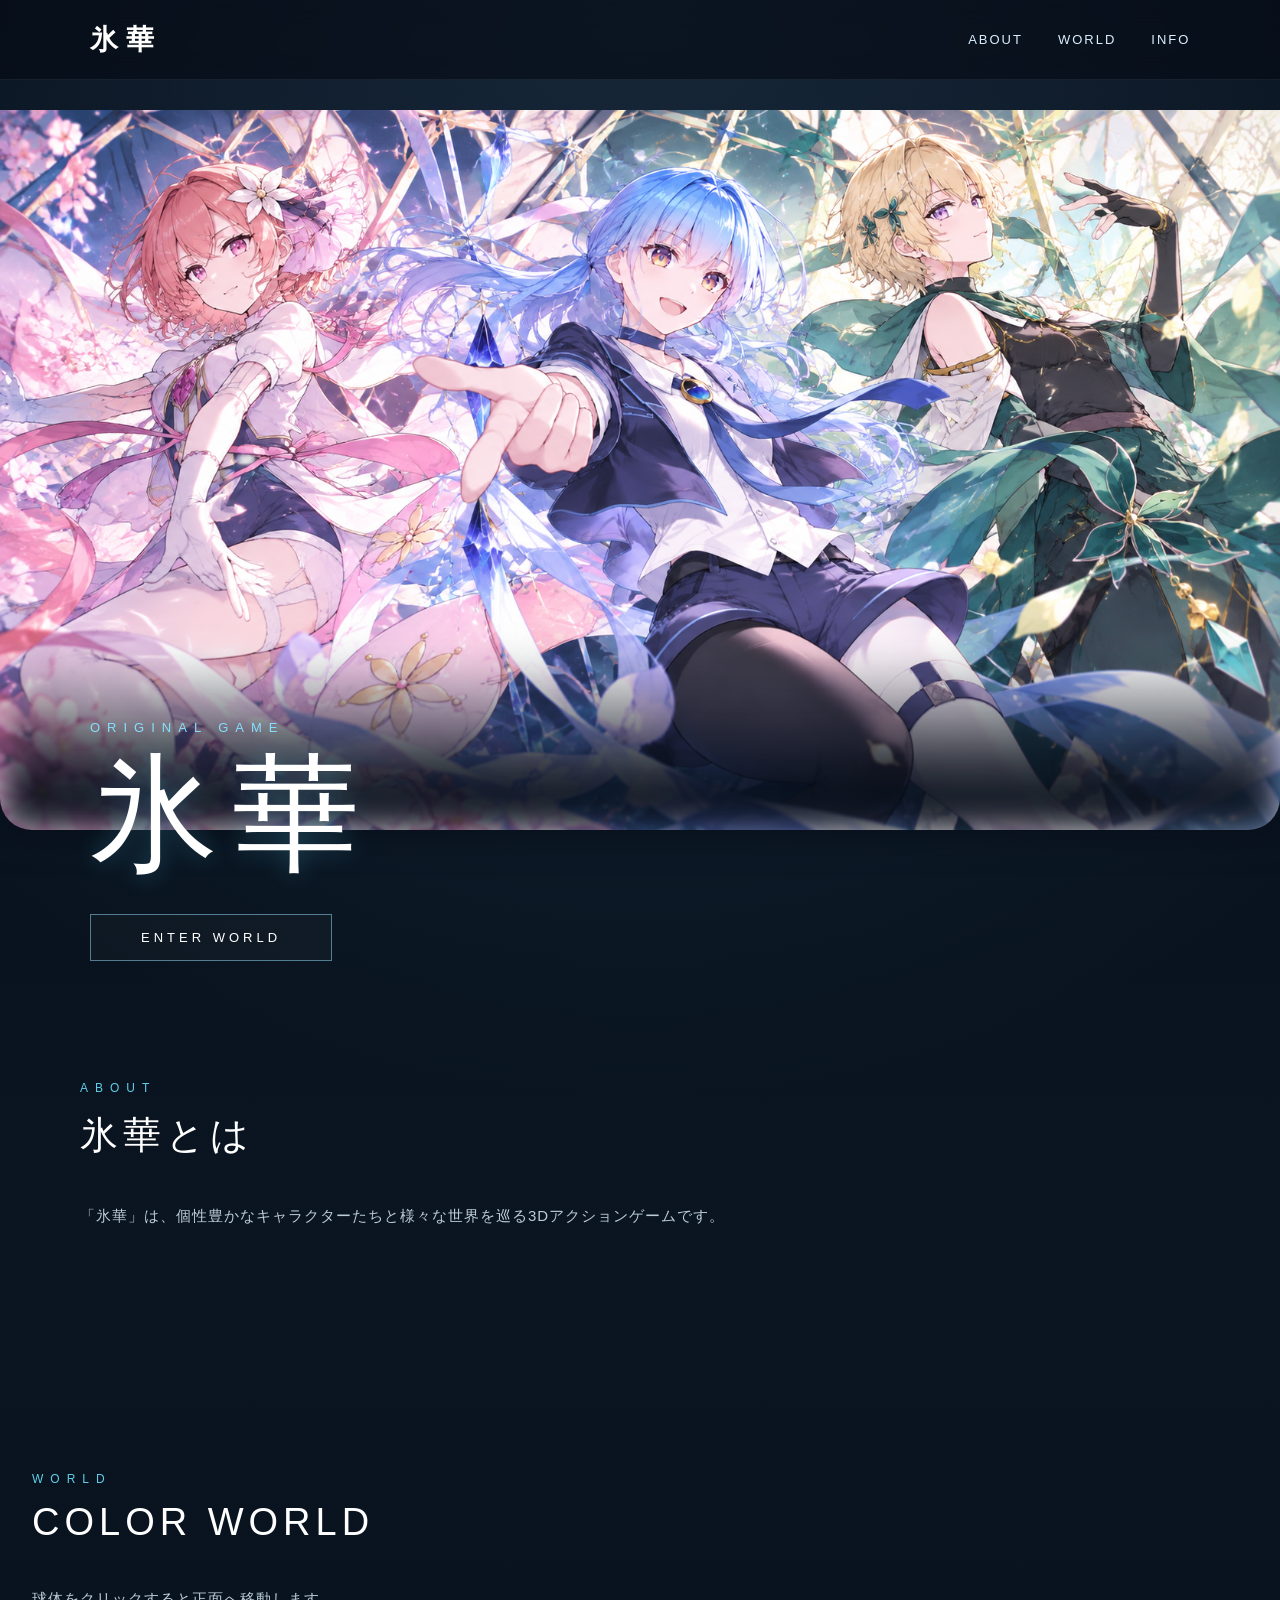
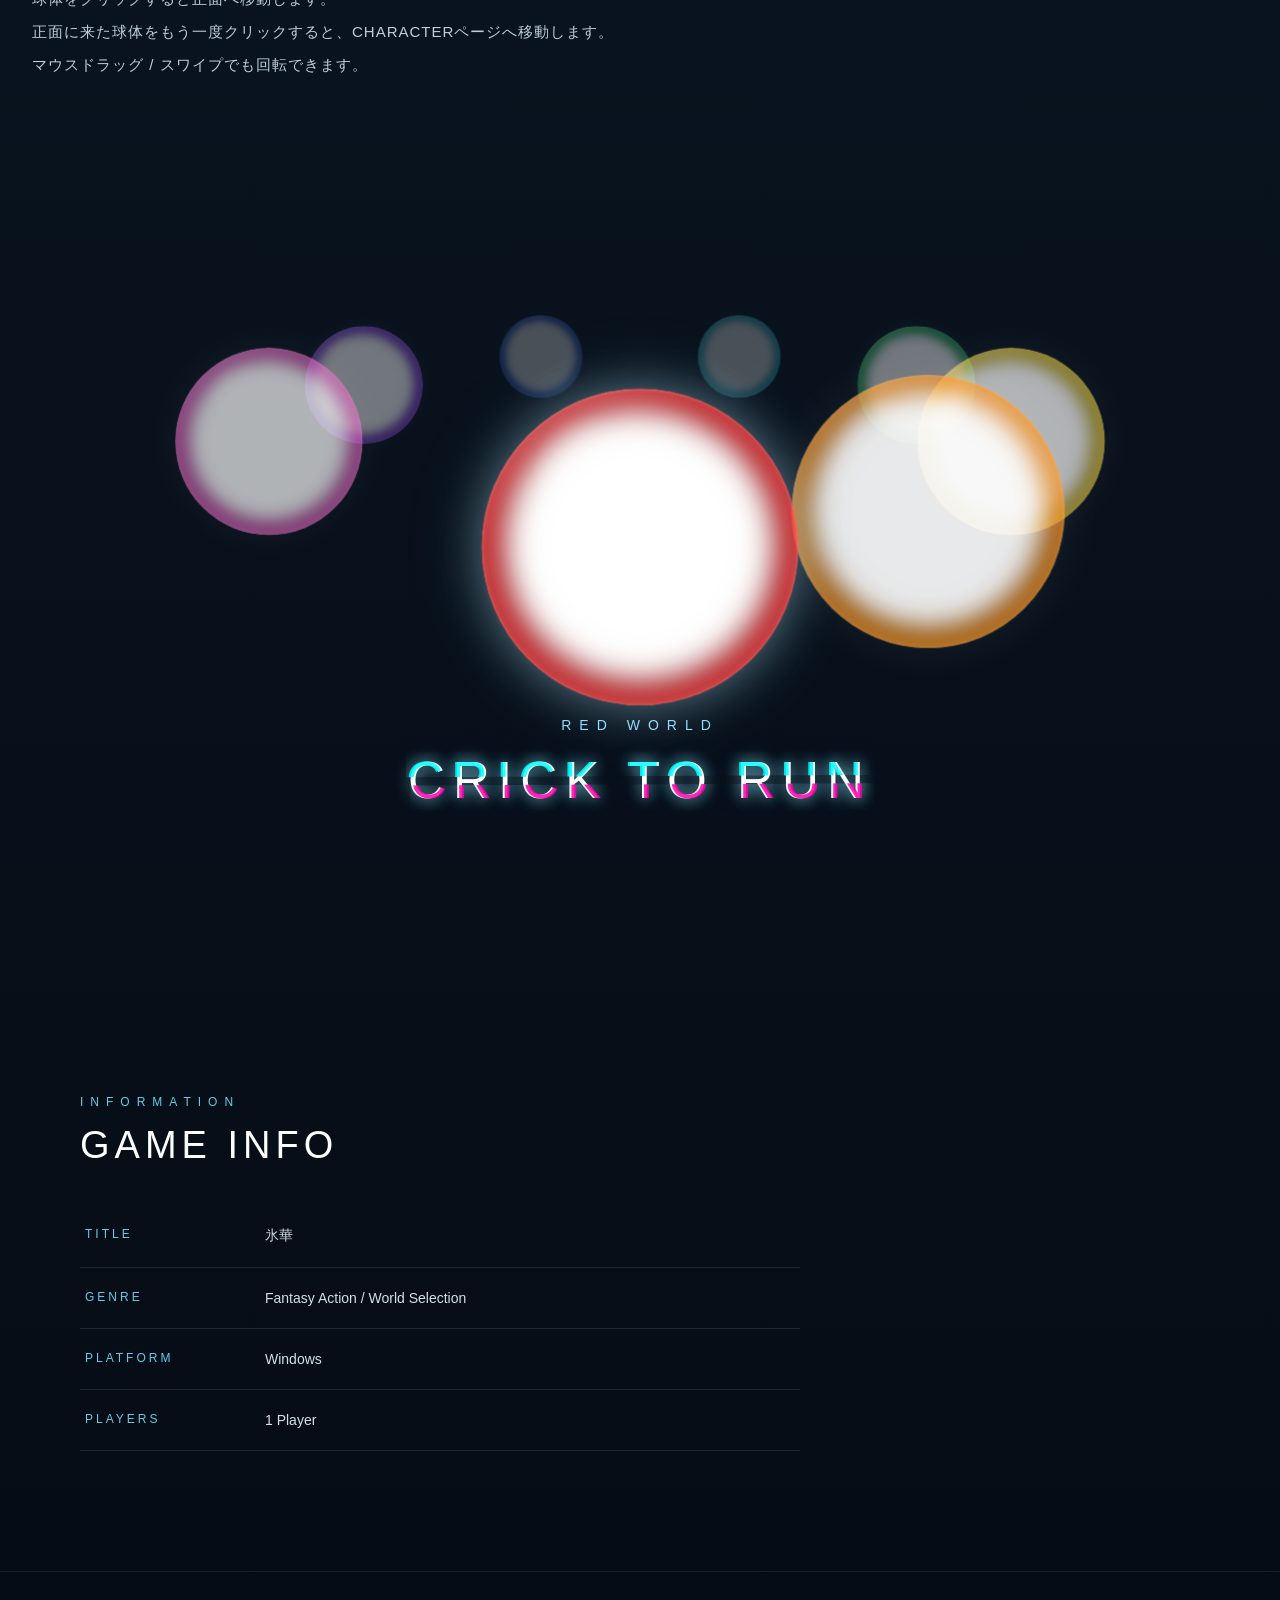
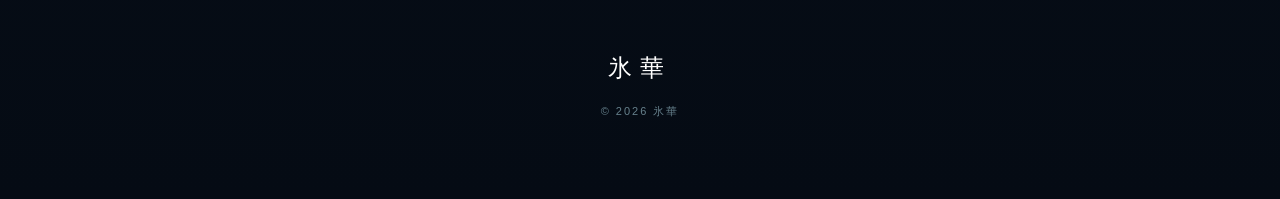
<file: index.html>
<!DOCTYPE html>
<html lang="ja">
<head>
    <meta charset="UTF-8">
    <meta name="viewport" content="width=device-width, initial-scale=1.0">
    <title>氷華 | Official Website</title>
    <link rel="stylesheet" href="style.css">
</head>
<body>

    <header class="header">
        <div class="logo">氷華</div>

        <nav class="nav">
            <a href="#about">ABOUT</a>
            <a href="#world">WORLD</a>
            <a href="#information">INFO</a>
        </nav>
    </header>

    <main>

        <section class="top-visual">
            <div class="top-visual-inner">
                <img
                    src="assets/hero_cast.png"
                    alt="氷華 キャラクタービジュアル"
                    class="top-visual-image"
                >
            </div>

            <div class="top-visual-copy">
                <p class="hero-subtitle">ORIGINAL GAME</p>
                <h1>氷華</h1>
                <a class="main-button" href="#world">ENTER WORLD</a>
            </div>
        </section>

        <section id="about" class="section">
            <p class="section-subtitle">ABOUT</p>
            <h2>氷華とは</h2>

            <p class="section-text">
                「氷華」は、個性豊かなキャラクターたちと様々な世界を巡る3Dアクションゲームです。
            </p>
        </section>

        <section id="world" class="section world-section">
            <p class="section-subtitle">WORLD</p>
            <h2>COLOR WORLD</h2>

            <p class="section-text world-guide">
                球体をクリックすると正面へ移動します。<br>
                正面に来た球体をもう一度クリックすると、CHARACTERページへ移動します。<br>
                マウスドラッグ / スワイプでも回転できます。
            </p>

            <div class="world-stage">

                <div class="world-ring-wrap" id="worldRingWrap">
                    <div class="world-ring" id="worldRing">

                        <button class="world-item" data-index="0" data-world="red" data-color-name="RED" type="button">
                            <span class="world-color red"></span>
                        </button>

                        <button class="world-item" data-index="1" data-world="orange" data-color-name="ORANGE" type="button">
                            <span class="world-color orange"></span>
                        </button>

                        <button class="world-item" data-index="2" data-world="yellow" data-color-name="YELLOW" type="button">
                            <span class="world-color yellow"></span>
                        </button>

                        <button class="world-item" data-index="3" data-world="green" data-color-name="GREEN" type="button">
                            <span class="world-color green"></span>
                        </button>

                        <button class="world-item" data-index="4" data-world="water" data-color-name="WATER" type="button">
                            <span class="world-color water"></span>
                        </button>

                        <button class="world-item" data-index="5" data-world="blue" data-color-name="BLUE" type="button">
                            <span class="world-color blue"></span>
                        </button>

                        <button class="world-item" data-index="6" data-world="purple" data-color-name="PURPLE" type="button">
                            <span class="world-color purple"></span>
                        </button>

                        <button class="world-item" data-index="7" data-world="pink" data-color-name="PINK" type="button">
                            <span class="world-color pink"></span>
                        </button>

                        <button class="world-item" data-index="8" data-world="clear" data-color-name="CLEAR" type="button">
                            <span class="world-color clear"></span>
                        </button>

                    </div>
                </div>

                <div class="world-ui">
                    <p class="world-selected-label" id="worldSelectedLabel">RED WORLD</p>

                    <div class="glitch-wrap" id="glitchWrap">
                        <p class="glitch-text" data-text="Crick to Run">Crick to Run</p>
                    </div>
                </div>
            </div>
        </section>

        <section id="information" class="section">
            <p class="section-subtitle">INFORMATION</p>
            <h2>GAME INFO</h2>

            <div class="info-table">
                <div class="info-row">
                    <span>TITLE</span>
                    <p>氷華</p>
                </div>

                <div class="info-row">
                    <span>GENRE</span>
                    <p>Fantasy Action / World Selection</p>
                </div>

                <div class="info-row">
                    <span>PLATFORM</span>
                    <p>Windows</p>
                </div>

                <div class="info-row">
                    <span>PLAYERS</span>
                    <p>1 Player</p>
                </div>
            </div>
        </section>

    </main>

    <footer>
        <h2>氷華</h2>
        <p>© 2026 氷華</p>
    </footer>

    <script src="script.js"></script>
</body>
</html>
</file>
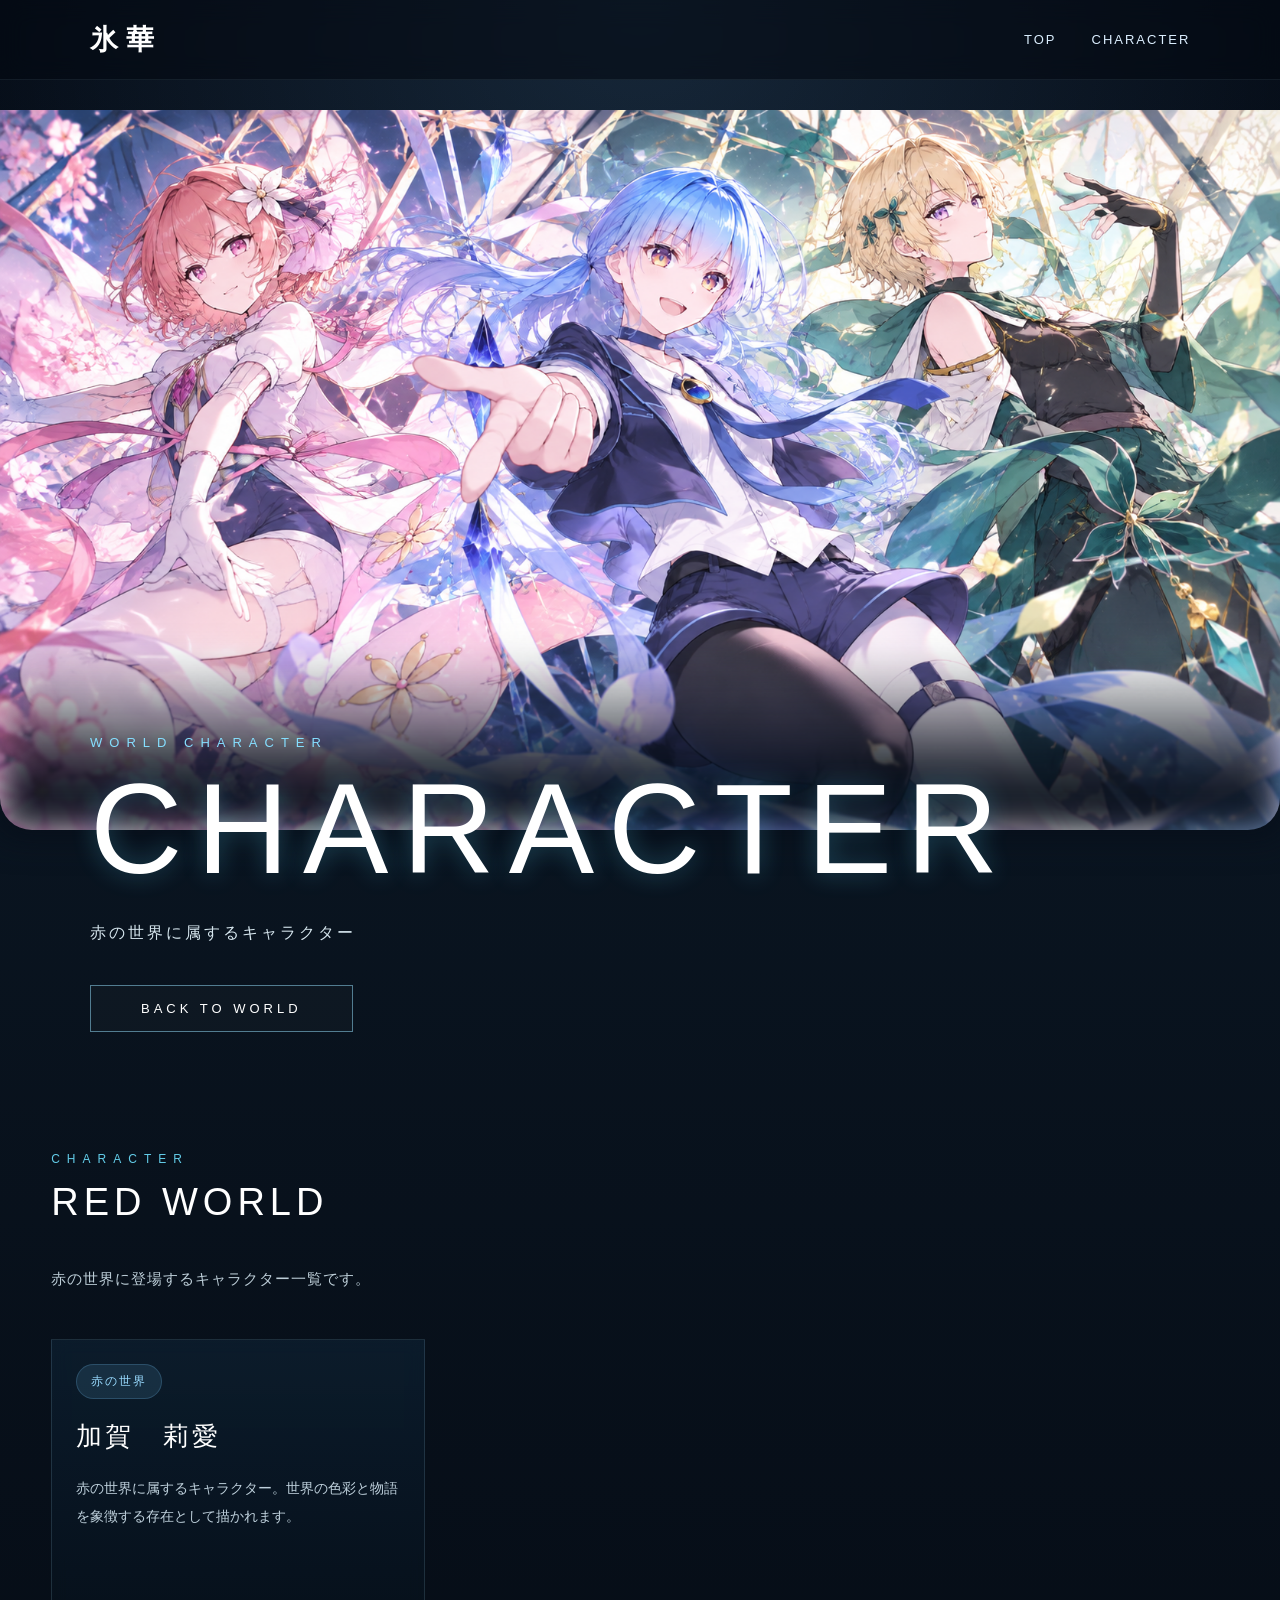
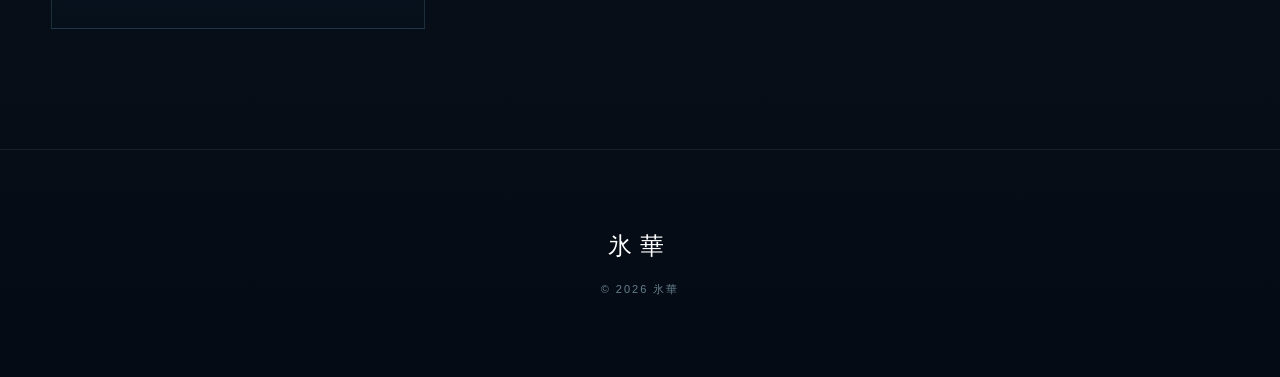
<file: character.html>
<!DOCTYPE html>
<html lang="ja">
<head>
    <meta charset="UTF-8">
    <meta name="viewport" content="width=device-width, initial-scale=1.0">
    <title>氷華 | Character</title>
    <link rel="stylesheet" href="style.css">
</head>
<body class="character-page">

    <header class="header">
        <div class="logo">氷華</div>

        <nav class="nav">
            <a href="index.html">TOP</a>
            <a href="#character">CHARACTER</a>
        </nav>
    </header>

    <main>

        <section class="top-visual sub-visual">
            <div class="top-visual-inner">
                <img
                    src="assets/hero_cast.png"
                    alt="氷華 キャラクタービジュアル"
                    class="top-visual-image"
                >
            </div>

            <div class="top-visual-copy">
                <p class="hero-subtitle">WORLD CHARACTER</p>
                <h1>CHARACTER</h1>
                <p class="hero-description" id="characterPageLead">
                    選択した世界のキャラクター
                </p>
                <a class="main-button" href="index.html#world">BACK TO WORLD</a>
            </div>
        </section>

        <section id="character" class="section">
            <p class="section-subtitle">CHARACTER</p>
            <h2 id="characterWorldTitle">RED WORLD</h2>

            <p class="section-text character-intro" id="characterIntro">
                この世界に属するキャラクターたち。
            </p>

            <div class="character-grid" id="characterList">
            </div>
        </section>

    </main>

    <footer>
        <h2>氷華</h2>
        <p>© 2026 氷華</p>
    </footer>

    <script src="script.js"></script>
</body>
</html>
</file>
<file: style.css>
* {
    margin: 0;
    padding: 0;
    box-sizing: border-box;
}

html {
    scroll-behavior: smooth;
}

body {
    font-family:
        "Yu Gothic",
        "YuGothic",
        "Hiragino Kaku Gothic ProN",
        sans-serif;

    color: #ffffff;

    background:
        radial-gradient(
            circle at top,
            rgba(120, 195, 255, 0.14) 0%,
            rgba(0, 0, 0, 0) 32%
        ),
        linear-gradient(
            180deg,
            #060d18 0%,
            #0a1521 36%,
            #050b14 100%
        );

    min-height: 100vh;
    overflow-x: hidden;
}

/* =========================================================
   Header
========================================================= */

.header {
    position: fixed;
    top: 0;
    left: 0;

    width: 100%;
    height: 80px;

    padding: 0 7%;

    display: flex;
    align-items: center;
    justify-content: space-between;

    background: rgba(4, 10, 18, 0.58);
    backdrop-filter: blur(12px);

    z-index: 1000;
    border-bottom: 1px solid rgba(180, 220, 255, 0.08);
}

.logo {
    font-size: 28px;
    font-weight: bold;
    letter-spacing: 8px;
}

.nav {
    display: flex;
    gap: 35px;
}

.nav a {
    color: #dcefff;
    text-decoration: none;
    font-size: 13px;
    letter-spacing: 2px;
    transition: color 0.3s ease;
}

.nav a:hover {
    color: #8fe7ff;
}

/* =========================================================
   Top Visual
========================================================= */

.top-visual {
    position: relative;
    min-height: 820px;
    padding-top: 110px;
    overflow: hidden;
}

.top-visual-inner {
    width: min(1500px, 100%);
    margin: 0 auto;
    position: relative;
}

.top-visual-image {
    display: block;
    width: 100%;
    height: auto;
    object-fit: cover;
    border-radius: 0 0 32px 32px;
}

.top-visual-inner::after {
    content: "";
    position: absolute;
    left: 0;
    right: 0;
    bottom: -2px;
    height: 180px;
    background:
        linear-gradient(
            180deg,
            rgba(6, 13, 24, 0) 0%,
            rgba(6, 13, 24, 0.5) 40%,
            rgba(6, 13, 24, 0.88) 68%,
            rgba(6, 13, 24, 1) 100%
        );
    filter: blur(18px);
    pointer-events: none;
}

.top-visual-copy {
    position: relative;
    z-index: 2;
    width: min(1100px, 90%);
    margin: -110px auto 0;
    text-align: left;
}

.sub-visual .top-visual-copy {
    margin-top: -95px;
}

.hero-subtitle {
    margin-bottom: 15px;
    color: #85dfff;
    font-size: 13px;
    letter-spacing: 7px;
}

.top-visual-copy h1 {
    font-size: clamp(62px, 10vw, 148px);
    font-weight: 300;
    letter-spacing: 14px;
    line-height: 1;
    text-shadow: 0 0 25px rgba(90, 220, 255, 0.3);
}

.hero-description {
    margin-top: 24px;
    color: #d7e7ef;
    font-size: 16px;
    letter-spacing: 3px;
    line-height: 2;
}

.main-button {
    display: inline-block;
    margin-top: 36px;
    padding: 15px 50px;
    border: 1px solid rgba(150, 225, 255, 0.5);
    color: #ffffff;
    text-decoration: none;
    font-size: 13px;
    letter-spacing: 4px;
    transition: 0.3s ease;
    background: rgba(255, 255, 255, 0.02);
}

.main-button:hover {
    color: #071421;
    background: #a7eaff;
    box-shadow: 0 0 30px rgba(100, 220, 255, 0.4);
}

/* =========================================================
   Section
========================================================= */

.section {
    width: min(1120px, 90%);
    margin: 0 auto;
    padding: 120px 0;
}

.section-subtitle {
    margin-bottom: 15px;
    color: #63cde9;
    font-size: 12px;
    letter-spacing: 7px;
}

.section h2 {
    margin-bottom: 38px;
    font-size: 38px;
    font-weight: 400;
    letter-spacing: 5px;
}

.section-text {
    max-width: 820px;
    color: #bdced8;
    font-size: 15px;
    line-height: 2.2;
    letter-spacing: 1px;
}

/* =========================================================
   World
========================================================= */

.world-section {
    width: min(1320px, 95%);
}

.world-guide {
    margin-bottom: 40px;
}

.world-stage {
    margin-top: 38px;
    padding: 24px 0 10px;
}

.world-ring-wrap {
    perspective: 1400px;
    perspective-origin: 50% 32%;
    height: 560px;
    position: relative;
    touch-action: none;
    user-select: none;
}

.world-ring {
    position: relative;
    width: 100%;
    height: 100%;
    transform-style: preserve-3d;
}

.world-item {
    position: absolute;
    left: 50%;
    top: 50%;

    width: 190px;
    height: 190px;

    margin-left: -95px;
    margin-top: -95px;

    border: none;
    background: transparent;
    cursor: pointer;

    transition:
        transform 0.75s ease,
        filter 0.35s ease,
        opacity 0.35s ease;
}

.world-item:hover {
    filter: brightness(1.12);
}

.world-item.is-active .world-color {
    box-shadow:
        0 0 28px rgba(180, 235, 255, 0.42),
        0 0 54px rgba(180, 235, 255, 0.12),
        inset 0 0 0 1px rgba(255, 255, 255, 0.12);
}

.world-color {
    display: block;
    width: 100%;
    height: 100%;
    border-radius: 50%;

    background-image: url("assets/world_orb.png");
    background-size: cover;
    background-position: center;

    box-shadow:
        0 0 45px rgba(255, 255, 255, 0.08),
        inset 0 0 0 1px rgba(255, 255, 255, 0.08);

    position: relative;
    overflow: hidden;
}

.world-color::before {
    content: "";
    position: absolute;
    inset: 0;
    border-radius: 50%;
    background:
        radial-gradient(
            circle at 34% 26%,
            rgba(255, 255, 255, 0.56) 0%,
            rgba(255, 255, 255, 0.12) 18%,
            rgba(255, 255, 255, 0) 40%
        );
    pointer-events: none;
}

.world-color::after {
    content: "";
    position: absolute;
    inset: 0;
    border-radius: 50%;
    mix-blend-mode: screen;
    opacity: 0.92;
}

.world-color.red::after {
    background: radial-gradient(circle, rgba(255,255,255,0.12) 0%, rgba(255,76,76,0.90) 74%);
}

.world-color.orange::after {
    background: radial-gradient(circle, rgba(255,255,255,0.12) 0%, rgba(255,155,45,0.88) 74%);
}

.world-color.yellow::after {
    background: radial-gradient(circle, rgba(255,255,255,0.14) 0%, rgba(255,224,75,0.92) 74%);
}

.world-color.green::after {
    background: radial-gradient(circle, rgba(255,255,255,0.12) 0%, rgba(67,212,118,0.88) 74%);
}

.world-color.water::after {
    background: radial-gradient(circle, rgba(255,255,255,0.13) 0%, rgba(72,239,255,0.90) 74%);
}

.world-color.blue::after {
    background: radial-gradient(circle, rgba(255,255,255,0.12) 0%, rgba(78,126,255,0.90) 74%);
}

.world-color.purple::after {
    background: radial-gradient(circle, rgba(255,255,255,0.12) 0%, rgba(167,86,255,0.90) 74%);
}

.world-color.pink::after {
    background: radial-gradient(circle, rgba(255,255,255,0.12) 0%, rgba(255,118,214,0.90) 74%);
}

.world-color.clear::after {
    background: radial-gradient(circle, rgba(255,255,255,0.25) 0%, rgba(255,255,255,0.24) 45%, rgba(255,255,255,0.06) 75%);
}

.world-color.clear {
    background-image: none;
    box-shadow: none;
    opacity: 0;
}

.world-color.clear::before,
.world-color.clear::after {
    display: none;
}

.world-ui {
    margin-top: 12px;
    text-align: center;
    min-height: 128px;
}

.world-selected-label {
    font-size: 14px;
    letter-spacing: 8px;
    color: #91dbff;
    margin-bottom: 18px;
}

.glitch-wrap {
    display: inline-block;
    position: relative;
    opacity: 0;
    transform: translateY(8px);
    pointer-events: none;
    transition:
        opacity 0.35s ease,
        transform 0.35s ease;
}

.glitch-wrap.show {
    opacity: 1;
    transform: translateY(0);
}

.glitch-text {
    position: relative;
    font-size: clamp(26px, 4vw, 54px);
    letter-spacing: 8px;
    text-transform: uppercase;
    color: #ffffff;
    text-shadow:
        0 0 15px rgba(140, 230, 255, 0.55),
        0 0 35px rgba(140, 230, 255, 0.18);
    animation: glitchSkew 1.6s infinite steps(2, end);
}

.glitch-text::before,
.glitch-text::after {
    content: attr(data-text);
    position: absolute;
    inset: 0;
    pointer-events: none;
}

.glitch-text::before {
    color: rgba(0, 255, 255, 0.85);
    transform: translate(-2px, 0);
    clip-path: polygon(0 0, 100% 0, 100% 40%, 0 44%);
    animation: glitchTop 1.1s infinite steps(2, end);
}

.glitch-text::after {
    color: rgba(255, 0, 170, 0.85);
    transform: translate(2px, 0);
    clip-path: polygon(0 58%, 100% 54%, 100% 100%, 0 100%);
    animation: glitchBottom 0.95s infinite steps(2, end);
}

/* =========================================================
   Info
========================================================= */

.info-table {
    max-width: 720px;
}

.info-row {
    display: grid;
    grid-template-columns: 180px 1fr;
    padding: 22px 5px;
    border-bottom: 1px solid rgba(255, 255, 255, 0.1);
}

.info-row span {
    color: #64cce8;
    font-size: 12px;
    letter-spacing: 3px;
}

.info-row p {
    color: #d3e0e6;
    font-size: 14px;
}

/* =========================================================
   Character
========================================================= */

.character-page .section {
    width: min(1220px, 92%);
}

.character-intro {
    margin-bottom: 44px;
}

.character-grid {
    display: grid;
    grid-template-columns: repeat(3, 1fr);
    gap: 28px;
}

.character-card {
    padding: 24px;
    border: 1px solid rgba(170, 225, 255, 0.14);
    background:
        linear-gradient(
            180deg,
            rgba(12, 29, 45, 0.88),
            rgba(7, 17, 27, 0.88)
        );
    backdrop-filter: blur(8px);
    min-height: 290px;
}

.character-chip {
    display: inline-block;
    margin-bottom: 18px;
    padding: 8px 14px;
    border-radius: 999px;
    background: rgba(120, 205, 255, 0.12);
    border: 1px solid rgba(120, 205, 255, 0.2);
    color: #99dbff;
    font-size: 12px;
    letter-spacing: 2px;
}

.character-card h3 {
    font-size: 26px;
    font-weight: 400;
    letter-spacing: 3px;
    margin-bottom: 18px;
    line-height: 1.5;
}

.character-card p {
    color: #bed0dc;
    line-height: 2;
    font-size: 14px;
}

/* =========================================================
   Footer
========================================================= */

footer {
    padding: 80px 20px;
    text-align: center;
    border-top: 1px solid rgba(255, 255, 255, 0.08);
}

footer h2 {
    margin-bottom: 20px;
    font-size: 24px;
    font-weight: 400;
    letter-spacing: 8px;
}

footer p {
    color: #66808c;
    font-size: 11px;
    letter-spacing: 2px;
}

/* =========================================================
   Animation
========================================================= */

@keyframes glitchTop {
    0% { transform: translate(-2px, -1px); }
    20% { transform: translate(2px, 1px); }
    40% { transform: translate(-3px, 0px); }
    60% { transform: translate(1px, -1px); }
    80% { transform: translate(-1px, 1px); }
    100% { transform: translate(0px, 0px); }
}

@keyframes glitchBottom {
    0% { transform: translate(2px, 1px); }
    20% { transform: translate(-2px, -1px); }
    40% { transform: translate(3px, 0px); }
    60% { transform: translate(-1px, 1px); }
    80% { transform: translate(1px, -1px); }
    100% { transform: translate(0px, 0px); }
}

@keyframes glitchSkew {
    0% { transform: skew(0deg); }
    10% { transform: skew(-2deg); }
    20% { transform: skew(0deg); }
    30% { transform: skew(1deg); }
    40% { transform: skew(0deg); }
    100% { transform: skew(0deg); }
}

/* =========================================================
   Responsive
========================================================= */

@media (max-width: 1000px) {
    .character-grid {
        grid-template-columns: 1fr 1fr;
    }
}

@media (max-width: 760px) {

    .header {
        height: 65px;
        padding: 0 20px;
    }

    .logo {
        font-size: 20px;
        letter-spacing: 5px;
    }

    .nav {
        gap: 15px;
    }

    .nav a {
        font-size: 10px;
        letter-spacing: 1px;
    }

    .top-visual {
        min-height: 560px;
        padding-top: 78px;
    }

    .top-visual-copy {
        margin-top: -55px;
    }

    .top-visual-copy h1 {
        font-size: 56px;
        letter-spacing: 8px;
    }

    .hero-description {
        font-size: 13px;
        letter-spacing: 2px;
        line-height: 1.9;
    }

    .section {
        padding: 95px 0;
    }

    .world-ring-wrap {
        height: 430px;
    }

    .world-item {
        width: 120px;
        height: 120px;
        margin-left: -60px;
        margin-top: -60px;
    }

    .world-selected-label {
        letter-spacing: 4px;
        font-size: 12px;
    }

    .glitch-text {
        font-size: 24px;
        letter-spacing: 4px;
    }

    .info-row {
        grid-template-columns: 110px 1fr;
    }

    .character-grid {
        grid-template-columns: 1fr;
    }
}
</file>
